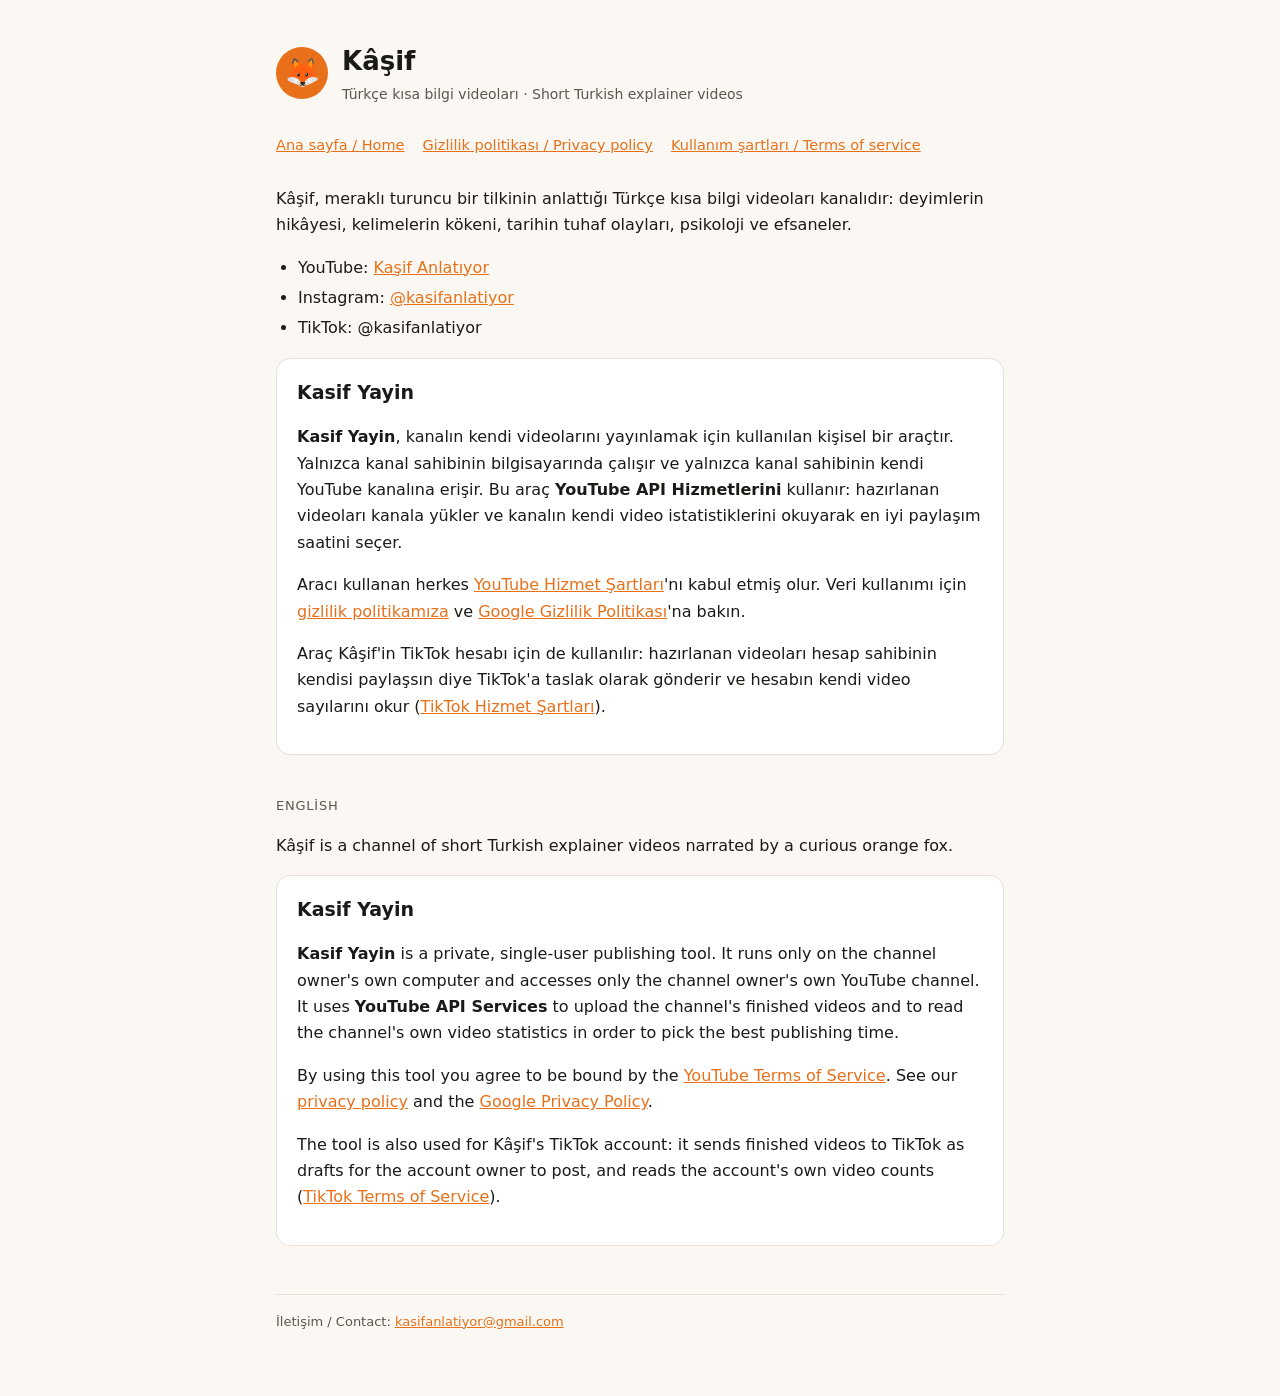
<file: index.html>
<!doctype html>
<html lang="tr">
<head>
<meta charset="utf-8">
<meta name="viewport" content="width=device-width,initial-scale=1">
<title>Kâşif</title>
<meta name="description" content="Kâşif: Türkçe kısa bilgi videoları. Kasif Yayin aracı hakkında bilgi.">
<link rel="stylesheet" href="stil.css">
</head>
<body><main>
<header><div class="logo" aria-hidden="true">🦊</div><div><h1>Kâşif</h1><p>Türkçe kısa bilgi videoları · Short Turkish explainer videos</p></div></header>
<nav><a href="index.html">Ana sayfa / Home</a><a href="gizlilik.html">Gizlilik politikası / Privacy policy</a><a href="sartlar.html">Kullanım şartları / Terms of service</a></nav>

<p>Kâşif, meraklı turuncu bir tilkinin anlattığı Türkçe kısa bilgi videoları kanalıdır: deyimlerin hikâyesi, kelimelerin kökeni, tarihin tuhaf olayları, psikoloji ve efsaneler.</p>
<ul>
  <li>YouTube: <a href="https://www.youtube.com/channel/UCLf4XQ5GlCDH-PVOgRuRhWg">Kaşif Anlatıyor</a></li>
  <li>Instagram: <a href="https://www.instagram.com/kasifanlatiyor/">@kasifanlatiyor</a></li>
  <li>TikTok: @kasifanlatiyor</li>
</ul>

<div class="kart">
<h2 style="margin-top:0">Kasif Yayin</h2>
<p><b>Kasif Yayin</b>, kanalın kendi videolarını yayınlamak için kullanılan kişisel bir araçtır. Yalnızca kanal sahibinin bilgisayarında çalışır ve yalnızca kanal sahibinin kendi YouTube kanalına erişir. Bu araç <b>YouTube API Hizmetlerini</b> kullanır: hazırlanan videoları kanala yükler ve kanalın kendi video istatistiklerini okuyarak en iyi paylaşım saatini seçer.</p>
<p>Aracı kullanan herkes <a href="https://www.youtube.com/t/terms">YouTube Hizmet Şartları</a>'nı kabul etmiş olur. Veri kullanımı için <a href="gizlilik.html">gizlilik politikamıza</a> ve <a href="https://policies.google.com/privacy">Google Gizlilik Politikası</a>'na bakın.</p>
<p>Araç Kâşif'in TikTok hesabı için de kullanılır: hazırlanan videoları hesap sahibinin kendisi paylaşsın diye TikTok'a taslak olarak gönderir ve hesabın kendi video sayılarını okur (<a href="https://www.tiktok.com/legal/terms-of-service">TikTok Hizmet Şartları</a>).</p>
</div>

<p class="dil">English</p>
<p>Kâşif is a channel of short Turkish explainer videos narrated by a curious orange fox.</p>
<div class="kart">
<h2 style="margin-top:0">Kasif Yayin</h2>
<p><b>Kasif Yayin</b> is a private, single-user publishing tool. It runs only on the channel owner's own computer and accesses only the channel owner's own YouTube channel. It uses <b>YouTube API Services</b> to upload the channel's finished videos and to read the channel's own video statistics in order to pick the best publishing time.</p>
<p>By using this tool you agree to be bound by the <a href="https://www.youtube.com/t/terms">YouTube Terms of Service</a>. See our <a href="gizlilik.html">privacy policy</a> and the <a href="https://policies.google.com/privacy">Google Privacy Policy</a>.</p>
<p>The tool is also used for Kâşif's TikTok account: it sends finished videos to TikTok as drafts for the account owner to post, and reads the account's own video counts (<a href="https://www.tiktok.com/legal/terms-of-service">TikTok Terms of Service</a>).</p>
</div>

<footer>İletişim / Contact: <a href="mailto:kasifanlatiyor@gmail.com">kasifanlatiyor@gmail.com</a></footer>
</main></body>
</html>
</file>
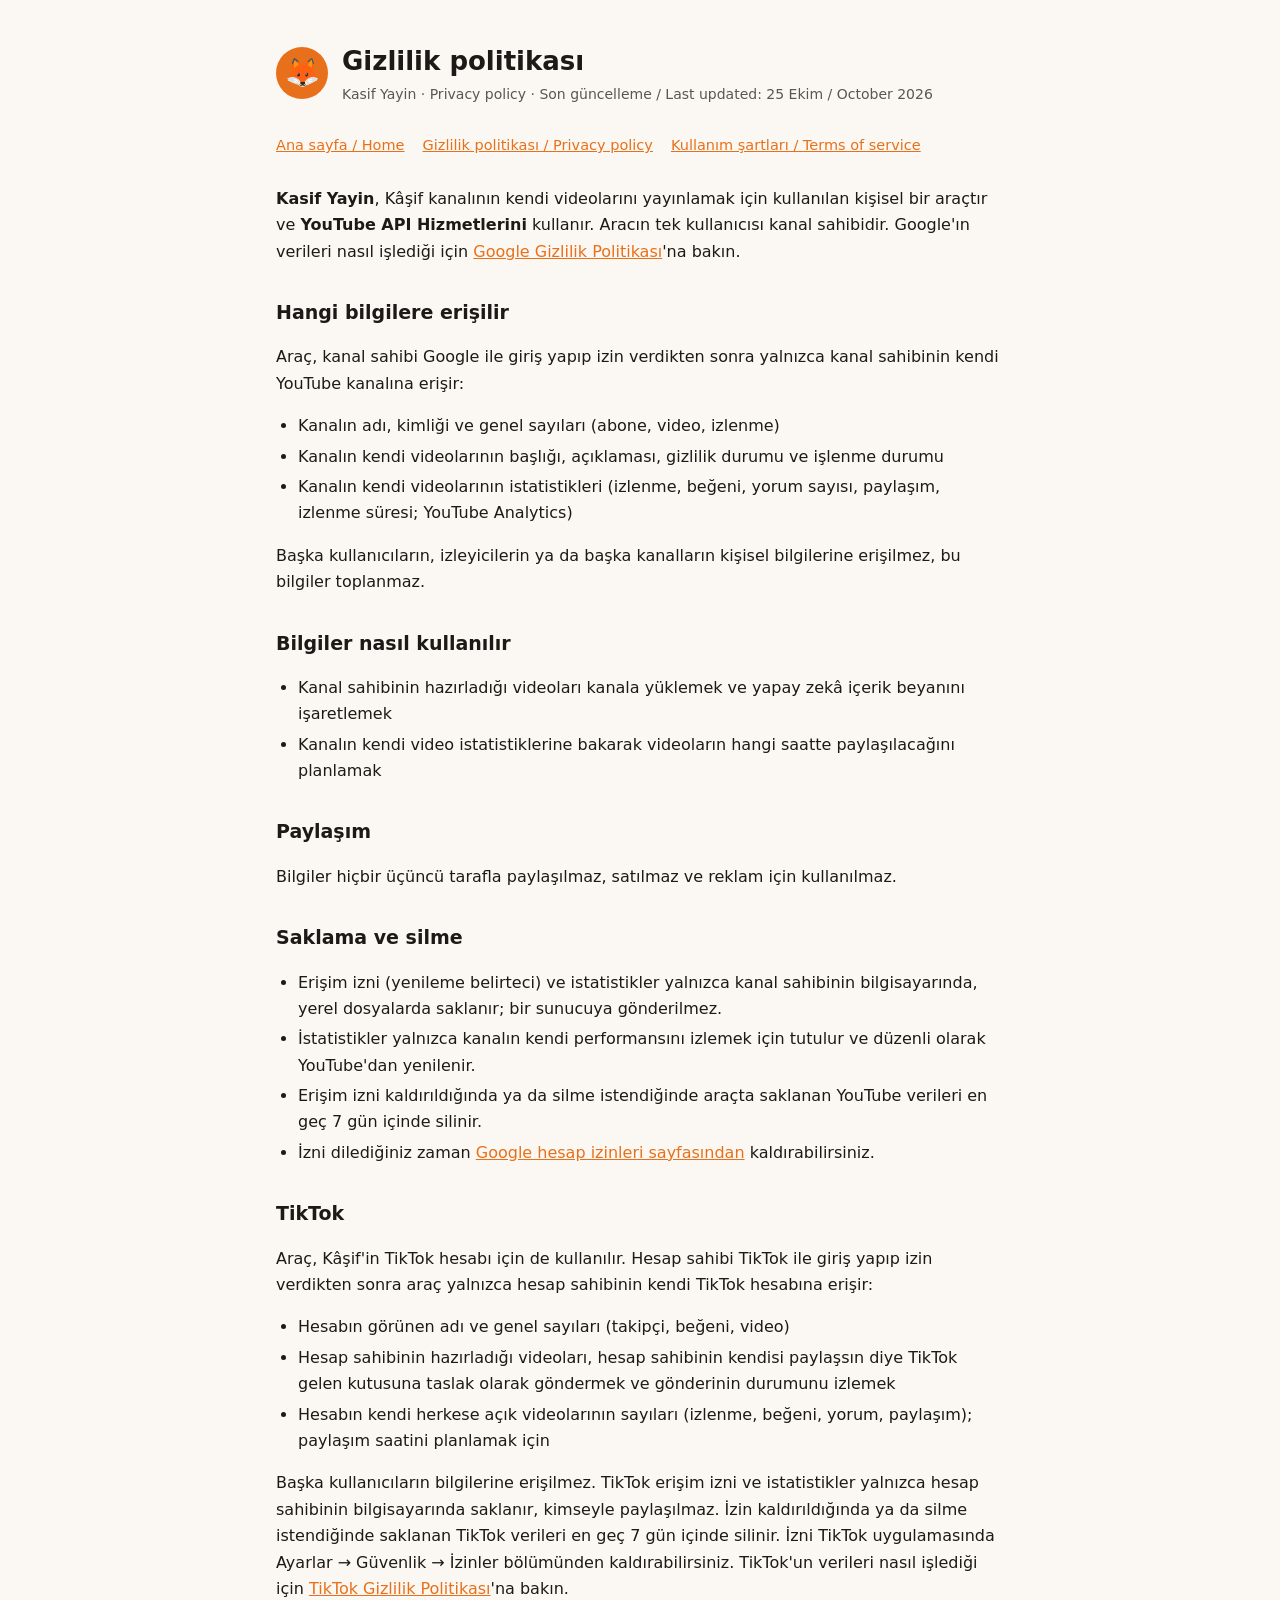
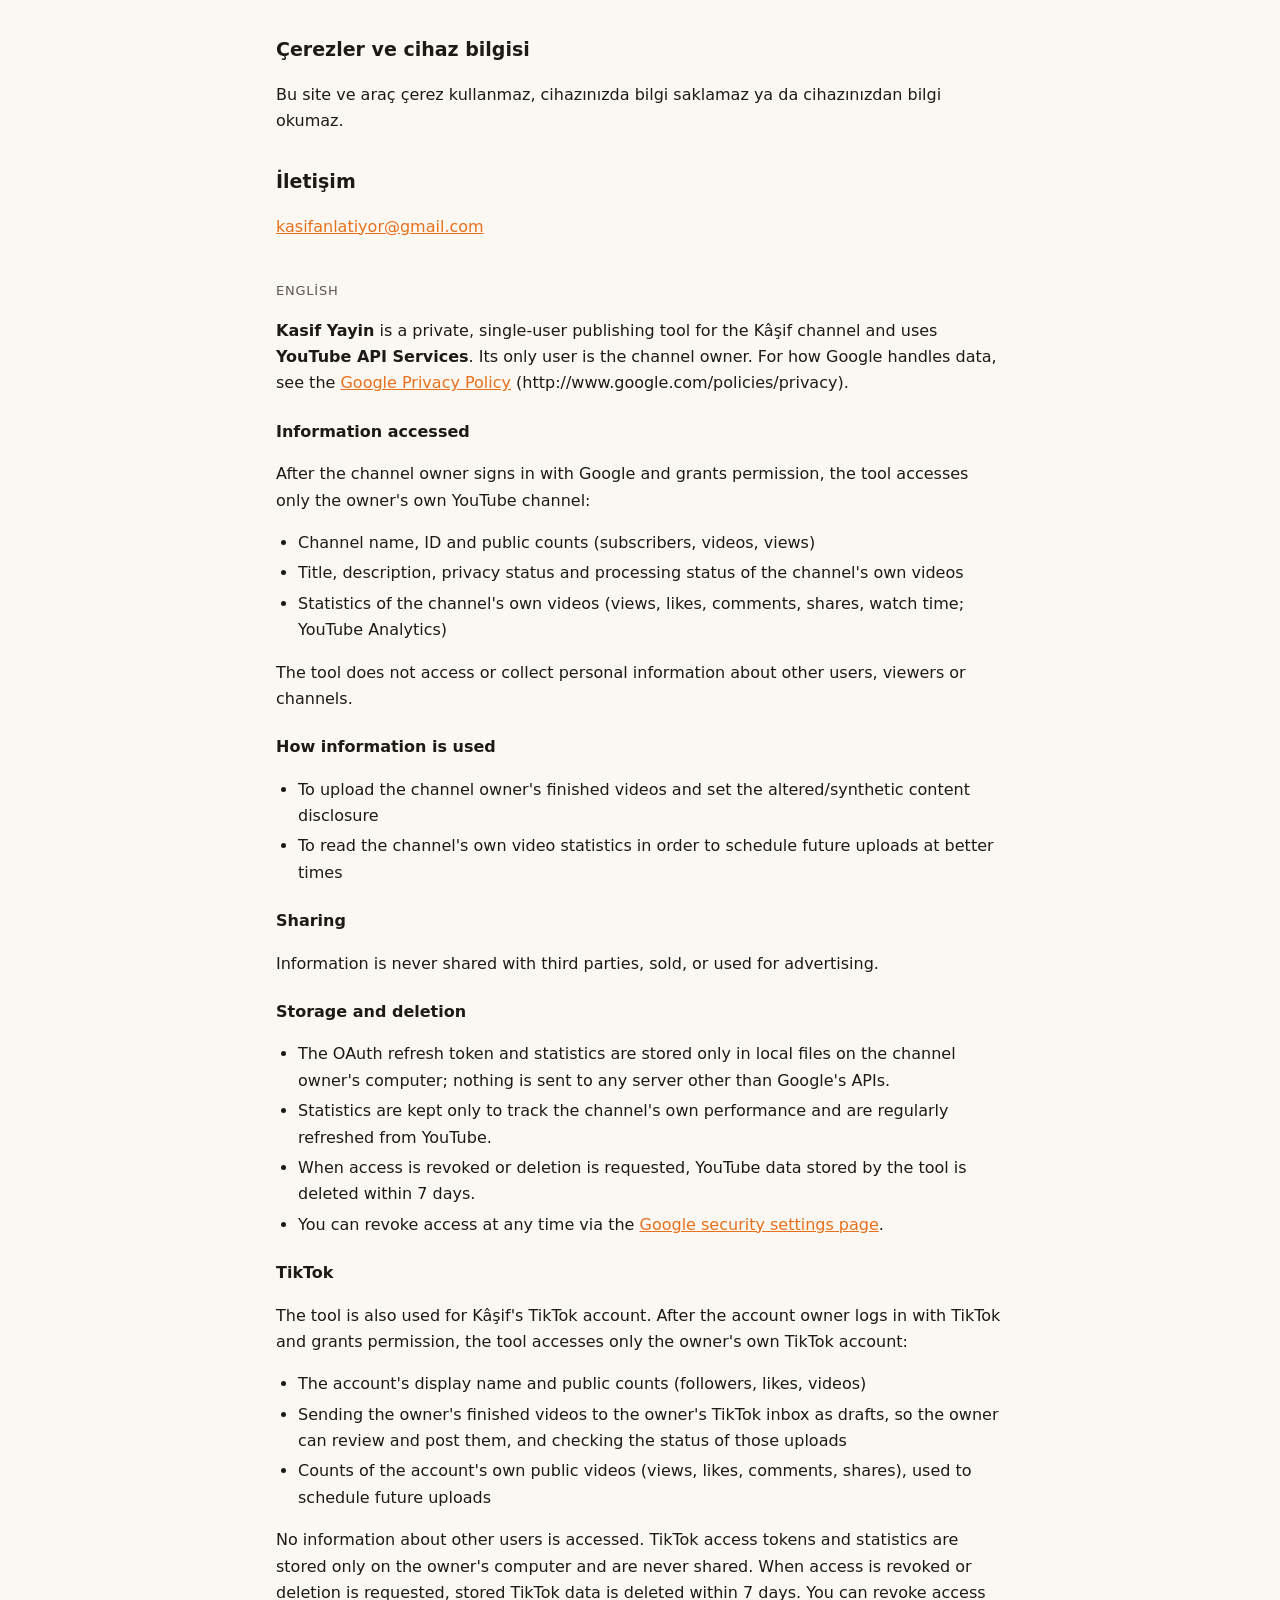
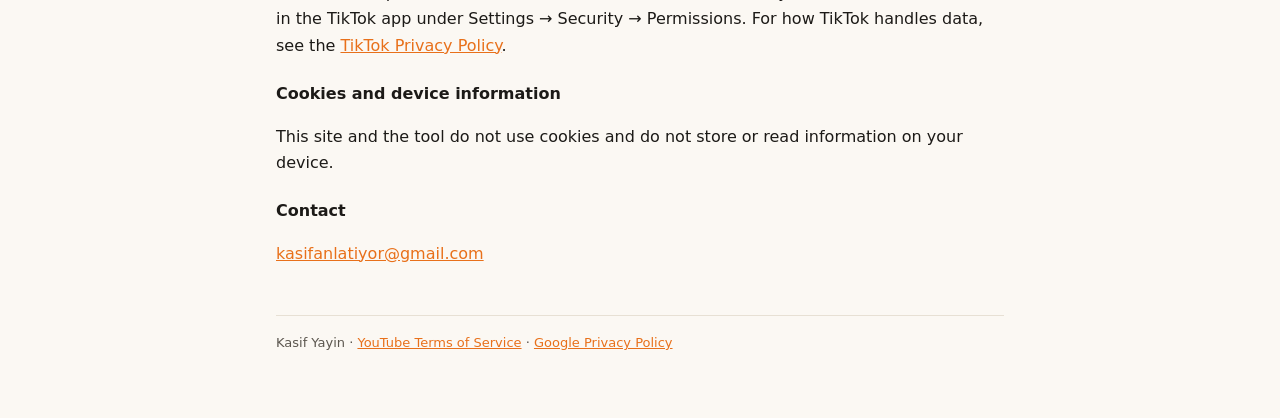
<file: gizlilik.html>
<!doctype html>
<html lang="tr">
<head>
<meta charset="utf-8">
<meta name="viewport" content="width=device-width,initial-scale=1">
<title>Kâşif Gizlilik Politikası</title>
<meta name="description" content="Kasif Yayin aracının gizlilik politikası (YouTube API Hizmetleri, TikTok).">
<link rel="stylesheet" href="stil.css">
</head>
<body><main>
<header><div class="logo" aria-hidden="true">🦊</div><div><h1>Gizlilik politikası</h1><p>Kasif Yayin · Privacy policy · Son güncelleme / Last updated: 25 Ekim / October 2026</p></div></header>
<nav><a href="index.html">Ana sayfa / Home</a><a href="gizlilik.html">Gizlilik politikası / Privacy policy</a><a href="sartlar.html">Kullanım şartları / Terms of service</a></nav>

<p><b>Kasif Yayin</b>, Kâşif kanalının kendi videolarını yayınlamak için kullanılan kişisel bir araçtır ve <b>YouTube API Hizmetlerini</b> kullanır. Aracın tek kullanıcısı kanal sahibidir. Google'ın verileri nasıl işlediği için <a href="https://policies.google.com/privacy">Google Gizlilik Politikası</a>'na bakın.</p>

<h2>Hangi bilgilere erişilir</h2>
<p>Araç, kanal sahibi Google ile giriş yapıp izin verdikten sonra yalnızca kanal sahibinin kendi YouTube kanalına erişir:</p>
<ul>
  <li>Kanalın adı, kimliği ve genel sayıları (abone, video, izlenme)</li>
  <li>Kanalın kendi videolarının başlığı, açıklaması, gizlilik durumu ve işlenme durumu</li>
  <li>Kanalın kendi videolarının istatistikleri (izlenme, beğeni, yorum sayısı, paylaşım, izlenme süresi; YouTube Analytics)</li>
</ul>
<p>Başka kullanıcıların, izleyicilerin ya da başka kanalların kişisel bilgilerine erişilmez, bu bilgiler toplanmaz.</p>

<h2>Bilgiler nasıl kullanılır</h2>
<ul>
  <li>Kanal sahibinin hazırladığı videoları kanala yüklemek ve yapay zekâ içerik beyanını işaretlemek</li>
  <li>Kanalın kendi video istatistiklerine bakarak videoların hangi saatte paylaşılacağını planlamak</li>
</ul>

<h2>Paylaşım</h2>
<p>Bilgiler hiçbir üçüncü tarafla paylaşılmaz, satılmaz ve reklam için kullanılmaz.</p>

<h2>Saklama ve silme</h2>
<ul>
  <li>Erişim izni (yenileme belirteci) ve istatistikler yalnızca kanal sahibinin bilgisayarında, yerel dosyalarda saklanır; bir sunucuya gönderilmez.</li>
  <li>İstatistikler yalnızca kanalın kendi performansını izlemek için tutulur ve düzenli olarak YouTube'dan yenilenir.</li>
  <li>Erişim izni kaldırıldığında ya da silme istendiğinde araçta saklanan YouTube verileri en geç 7 gün içinde silinir.</li>
  <li>İzni dilediğiniz zaman <a href="https://security.google.com/settings/security/permissions">Google hesap izinleri sayfasından</a> kaldırabilirsiniz.</li>
</ul>

<h2>TikTok</h2>
<p>Araç, Kâşif'in TikTok hesabı için de kullanılır. Hesap sahibi TikTok ile giriş yapıp izin verdikten sonra araç yalnızca hesap sahibinin kendi TikTok hesabına erişir:</p>
<ul>
  <li>Hesabın görünen adı ve genel sayıları (takipçi, beğeni, video)</li>
  <li>Hesap sahibinin hazırladığı videoları, hesap sahibinin kendisi paylaşsın diye TikTok gelen kutusuna taslak olarak göndermek ve gönderinin durumunu izlemek</li>
  <li>Hesabın kendi herkese açık videolarının sayıları (izlenme, beğeni, yorum, paylaşım); paylaşım saatini planlamak için</li>
</ul>
<p>Başka kullanıcıların bilgilerine erişilmez. TikTok erişim izni ve istatistikler yalnızca hesap sahibinin bilgisayarında saklanır, kimseyle paylaşılmaz. İzin kaldırıldığında ya da silme istendiğinde saklanan TikTok verileri en geç 7 gün içinde silinir. İzni TikTok uygulamasında Ayarlar → Güvenlik → İzinler bölümünden kaldırabilirsiniz. TikTok'un verileri nasıl işlediği için <a href="https://www.tiktok.com/legal/privacy-policy">TikTok Gizlilik Politikası</a>'na bakın.</p>

<h2>Çerezler ve cihaz bilgisi</h2>
<p>Bu site ve araç çerez kullanmaz, cihazınızda bilgi saklamaz ya da cihazınızdan bilgi okumaz.</p>

<h2>İletişim</h2>
<p><a href="mailto:kasifanlatiyor@gmail.com">kasifanlatiyor@gmail.com</a></p>

<p class="dil">English</p>
<p><b>Kasif Yayin</b> is a private, single-user publishing tool for the Kâşif channel and uses <b>YouTube API Services</b>. Its only user is the channel owner. For how Google handles data, see the <a href="https://policies.google.com/privacy">Google Privacy Policy</a> (http://www.google.com/policies/privacy).</p>

<h3>Information accessed</h3>
<p>After the channel owner signs in with Google and grants permission, the tool accesses only the owner's own YouTube channel:</p>
<ul>
  <li>Channel name, ID and public counts (subscribers, videos, views)</li>
  <li>Title, description, privacy status and processing status of the channel's own videos</li>
  <li>Statistics of the channel's own videos (views, likes, comments, shares, watch time; YouTube Analytics)</li>
</ul>
<p>The tool does not access or collect personal information about other users, viewers or channels.</p>

<h3>How information is used</h3>
<ul>
  <li>To upload the channel owner's finished videos and set the altered/synthetic content disclosure</li>
  <li>To read the channel's own video statistics in order to schedule future uploads at better times</li>
</ul>

<h3>Sharing</h3>
<p>Information is never shared with third parties, sold, or used for advertising.</p>

<h3>Storage and deletion</h3>
<ul>
  <li>The OAuth refresh token and statistics are stored only in local files on the channel owner's computer; nothing is sent to any server other than Google's APIs.</li>
  <li>Statistics are kept only to track the channel's own performance and are regularly refreshed from YouTube.</li>
  <li>When access is revoked or deletion is requested, YouTube data stored by the tool is deleted within 7 days.</li>
  <li>You can revoke access at any time via the <a href="https://security.google.com/settings/security/permissions">Google security settings page</a>.</li>
</ul>

<h3>TikTok</h3>
<p>The tool is also used for Kâşif's TikTok account. After the account owner logs in with TikTok and grants permission, the tool accesses only the owner's own TikTok account:</p>
<ul>
  <li>The account's display name and public counts (followers, likes, videos)</li>
  <li>Sending the owner's finished videos to the owner's TikTok inbox as drafts, so the owner can review and post them, and checking the status of those uploads</li>
  <li>Counts of the account's own public videos (views, likes, comments, shares), used to schedule future uploads</li>
</ul>
<p>No information about other users is accessed. TikTok access tokens and statistics are stored only on the owner's computer and are never shared. When access is revoked or deletion is requested, stored TikTok data is deleted within 7 days. You can revoke access in the TikTok app under Settings → Security → Permissions. For how TikTok handles data, see the <a href="https://www.tiktok.com/legal/privacy-policy">TikTok Privacy Policy</a>.</p>

<h3>Cookies and device information</h3>
<p>This site and the tool do not use cookies and do not store or read information on your device.</p>

<h3>Contact</h3>
<p><a href="mailto:kasifanlatiyor@gmail.com">kasifanlatiyor@gmail.com</a></p>

<footer>Kasif Yayin · <a href="https://www.youtube.com/t/terms">YouTube Terms of Service</a> · <a href="https://policies.google.com/privacy">Google Privacy Policy</a></footer>
</main></body>
</html>
</file>
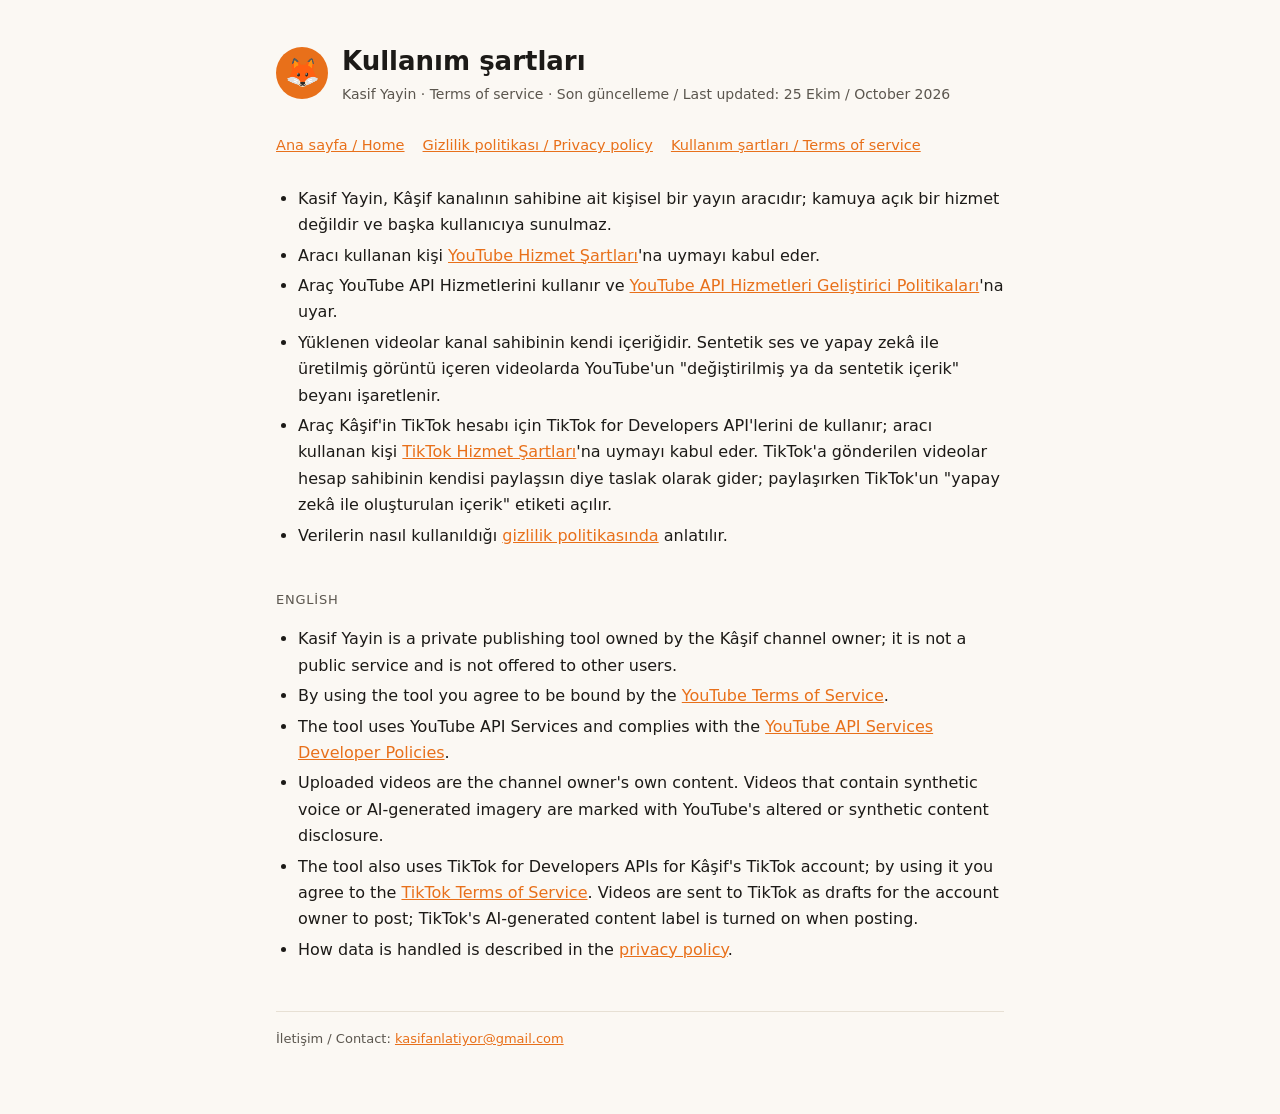
<file: sartlar.html>
<!doctype html>
<html lang="tr">
<head>
<meta charset="utf-8">
<meta name="viewport" content="width=device-width,initial-scale=1">
<title>Kâşif Kullanım Şartları</title>
<meta name="description" content="Kasif Yayin aracının kullanım şartları.">
<link rel="stylesheet" href="stil.css">
</head>
<body><main>
<header><div class="logo" aria-hidden="true">🦊</div><div><h1>Kullanım şartları</h1><p>Kasif Yayin · Terms of service · Son güncelleme / Last updated: 25 Ekim / October 2026</p></div></header>
<nav><a href="index.html">Ana sayfa / Home</a><a href="gizlilik.html">Gizlilik politikası / Privacy policy</a><a href="sartlar.html">Kullanım şartları / Terms of service</a></nav>

<ul>
  <li>Kasif Yayin, Kâşif kanalının sahibine ait kişisel bir yayın aracıdır; kamuya açık bir hizmet değildir ve başka kullanıcıya sunulmaz.</li>
  <li>Aracı kullanan kişi <a href="https://www.youtube.com/t/terms">YouTube Hizmet Şartları</a>'na uymayı kabul eder.</li>
  <li>Araç YouTube API Hizmetlerini kullanır ve <a href="https://developers.google.com/youtube/terms/developer-policies">YouTube API Hizmetleri Geliştirici Politikaları</a>'na uyar.</li>
  <li>Yüklenen videolar kanal sahibinin kendi içeriğidir. Sentetik ses ve yapay zekâ ile üretilmiş görüntü içeren videolarda YouTube'un "değiştirilmiş ya da sentetik içerik" beyanı işaretlenir.</li>
  <li>Araç Kâşif'in TikTok hesabı için TikTok for Developers API'lerini de kullanır; aracı kullanan kişi <a href="https://www.tiktok.com/legal/terms-of-service">TikTok Hizmet Şartları</a>'na uymayı kabul eder. TikTok'a gönderilen videolar hesap sahibinin kendisi paylaşsın diye taslak olarak gider; paylaşırken TikTok'un "yapay zekâ ile oluşturulan içerik" etiketi açılır.</li>
  <li>Verilerin nasıl kullanıldığı <a href="gizlilik.html">gizlilik politikasında</a> anlatılır.</li>
</ul>

<p class="dil">English</p>
<ul>
  <li>Kasif Yayin is a private publishing tool owned by the Kâşif channel owner; it is not a public service and is not offered to other users.</li>
  <li>By using the tool you agree to be bound by the <a href="https://www.youtube.com/t/terms">YouTube Terms of Service</a>.</li>
  <li>The tool uses YouTube API Services and complies with the <a href="https://developers.google.com/youtube/terms/developer-policies">YouTube API Services Developer Policies</a>.</li>
  <li>Uploaded videos are the channel owner's own content. Videos that contain synthetic voice or AI-generated imagery are marked with YouTube's altered or synthetic content disclosure.</li>
  <li>The tool also uses TikTok for Developers APIs for Kâşif's TikTok account; by using it you agree to the <a href="https://www.tiktok.com/legal/terms-of-service">TikTok Terms of Service</a>. Videos are sent to TikTok as drafts for the account owner to post; TikTok's AI-generated content label is turned on when posting.</li>
  <li>How data is handled is described in the <a href="gizlilik.html">privacy policy</a>.</li>
</ul>

<footer>İletişim / Contact: <a href="mailto:kasifanlatiyor@gmail.com">kasifanlatiyor@gmail.com</a></footer>
</main></body>
</html>
</file>
<file: stil.css>
:root{color-scheme:light;--zemin:#fbf8f3;--yuzey:#ffffff;--yazi:#1c1a17;--yazi2:#5b564e;--vurgu:#e8701a;--cizgi:#e7e0d4}
@media (prefers-color-scheme:dark){:root:not([data-theme="light"]){color-scheme:dark;--zemin:#141210;--yuzey:#1d1a17;--yazi:#f3efe8;--yazi2:#bdb5a8;--vurgu:#f28a3c;--cizgi:#34302a}}
:root[data-theme="dark"]{color-scheme:dark;--zemin:#141210;--yuzey:#1d1a17;--yazi:#f3efe8;--yazi2:#bdb5a8;--vurgu:#f28a3c;--cizgi:#34302a}
*{box-sizing:border-box}
body{margin:0;background:var(--zemin);color:var(--yazi);font:16px/1.65 system-ui,-apple-system,"Segoe UI",sans-serif}
main{max-width:760px;margin:0 auto;padding:40px 16px 64px}
header{display:flex;align-items:center;gap:14px;margin-bottom:28px}
header .logo{width:52px;height:52px;border-radius:50%;background:var(--vurgu);display:grid;place-items:center;font-size:28px}
header h1{margin:0;font-size:26px}header p{margin:0;color:var(--yazi2);font-size:14px}
nav{display:flex;flex-wrap:wrap;gap:8px 18px;margin:0 0 28px;font-size:14.5px}
a{color:var(--vurgu)}
h2{font-size:19px;margin:32px 0 8px}h3{font-size:16px;margin:22px 0 6px}
.kart{background:var(--yuzey);border:1px solid var(--cizgi);border-radius:14px;padding:18px 20px;margin:16px 0}
.dil{color:var(--yazi2);font-size:13px;text-transform:uppercase;letter-spacing:.06em;margin-top:40px}
ul{padding-left:22px}li{margin:4px 0}
footer{margin-top:48px;color:var(--yazi2);font-size:13px;border-top:1px solid var(--cizgi);padding-top:16px}
</file>
